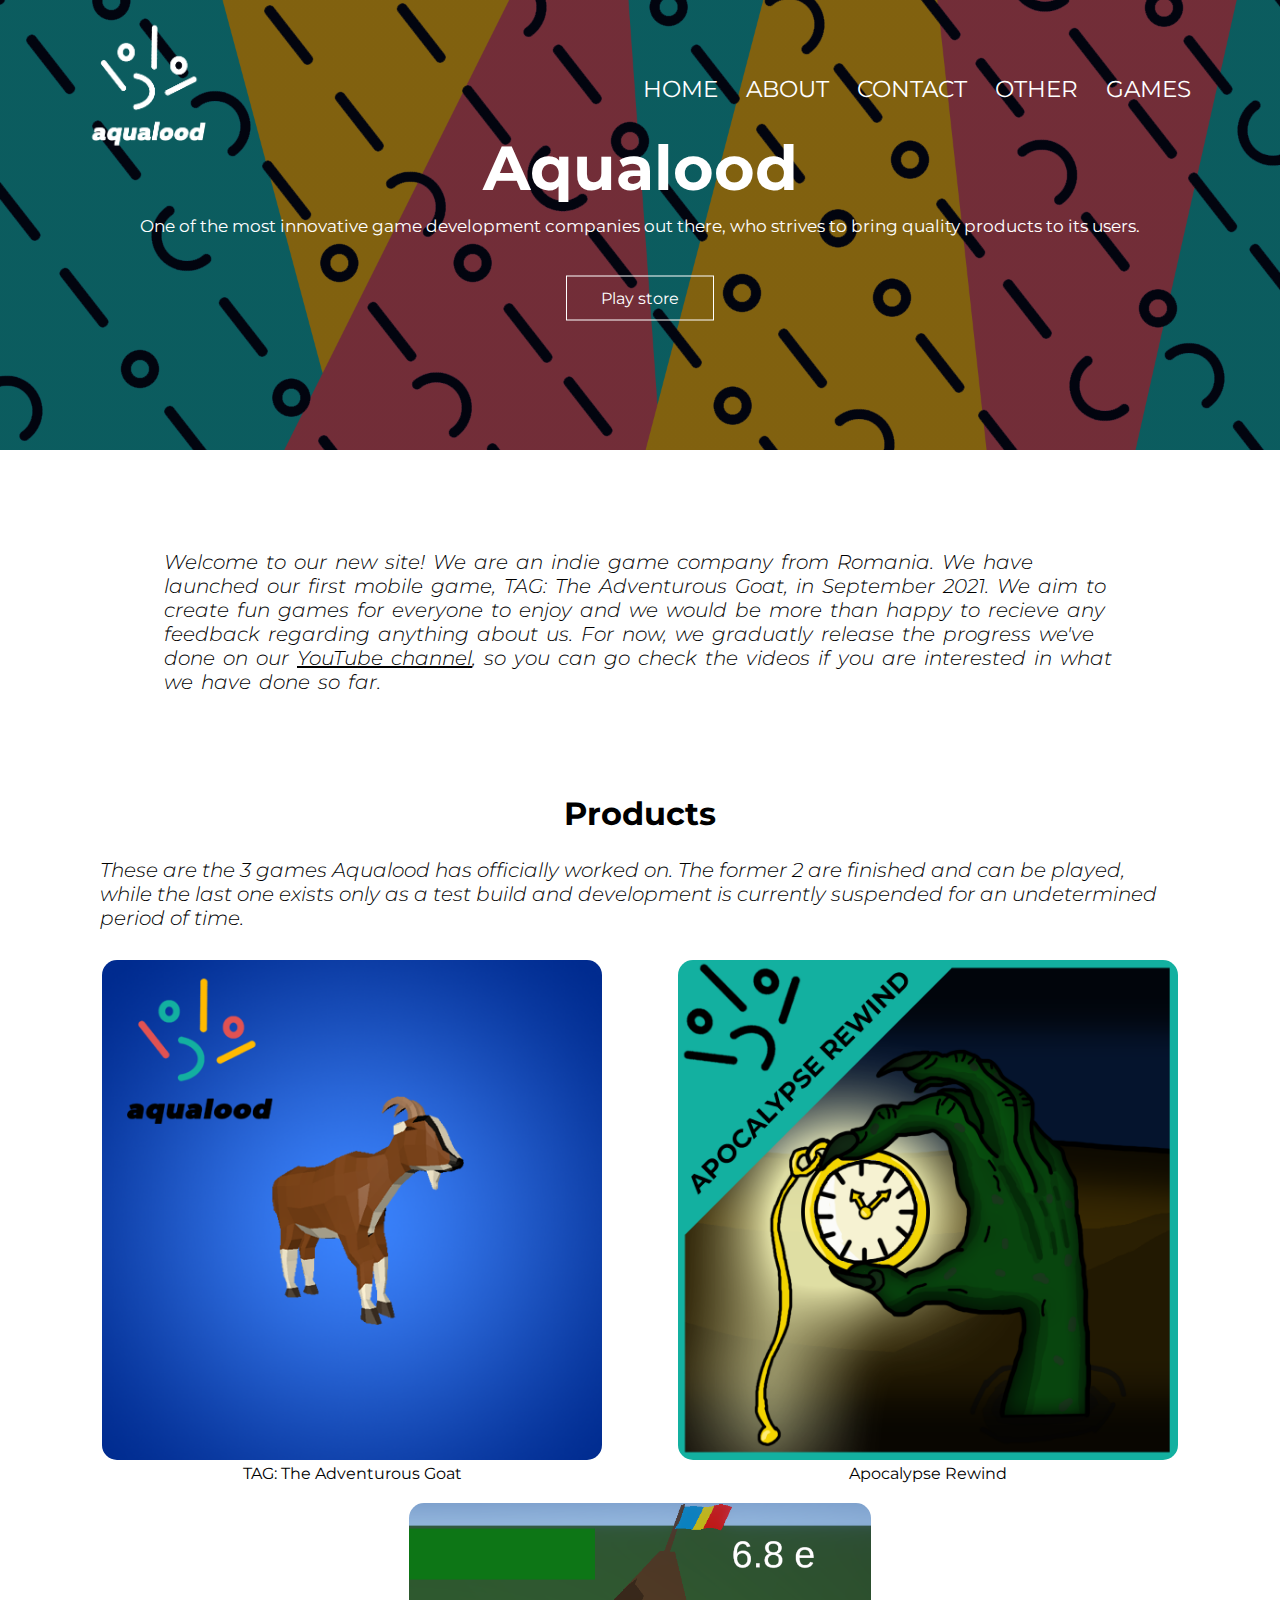
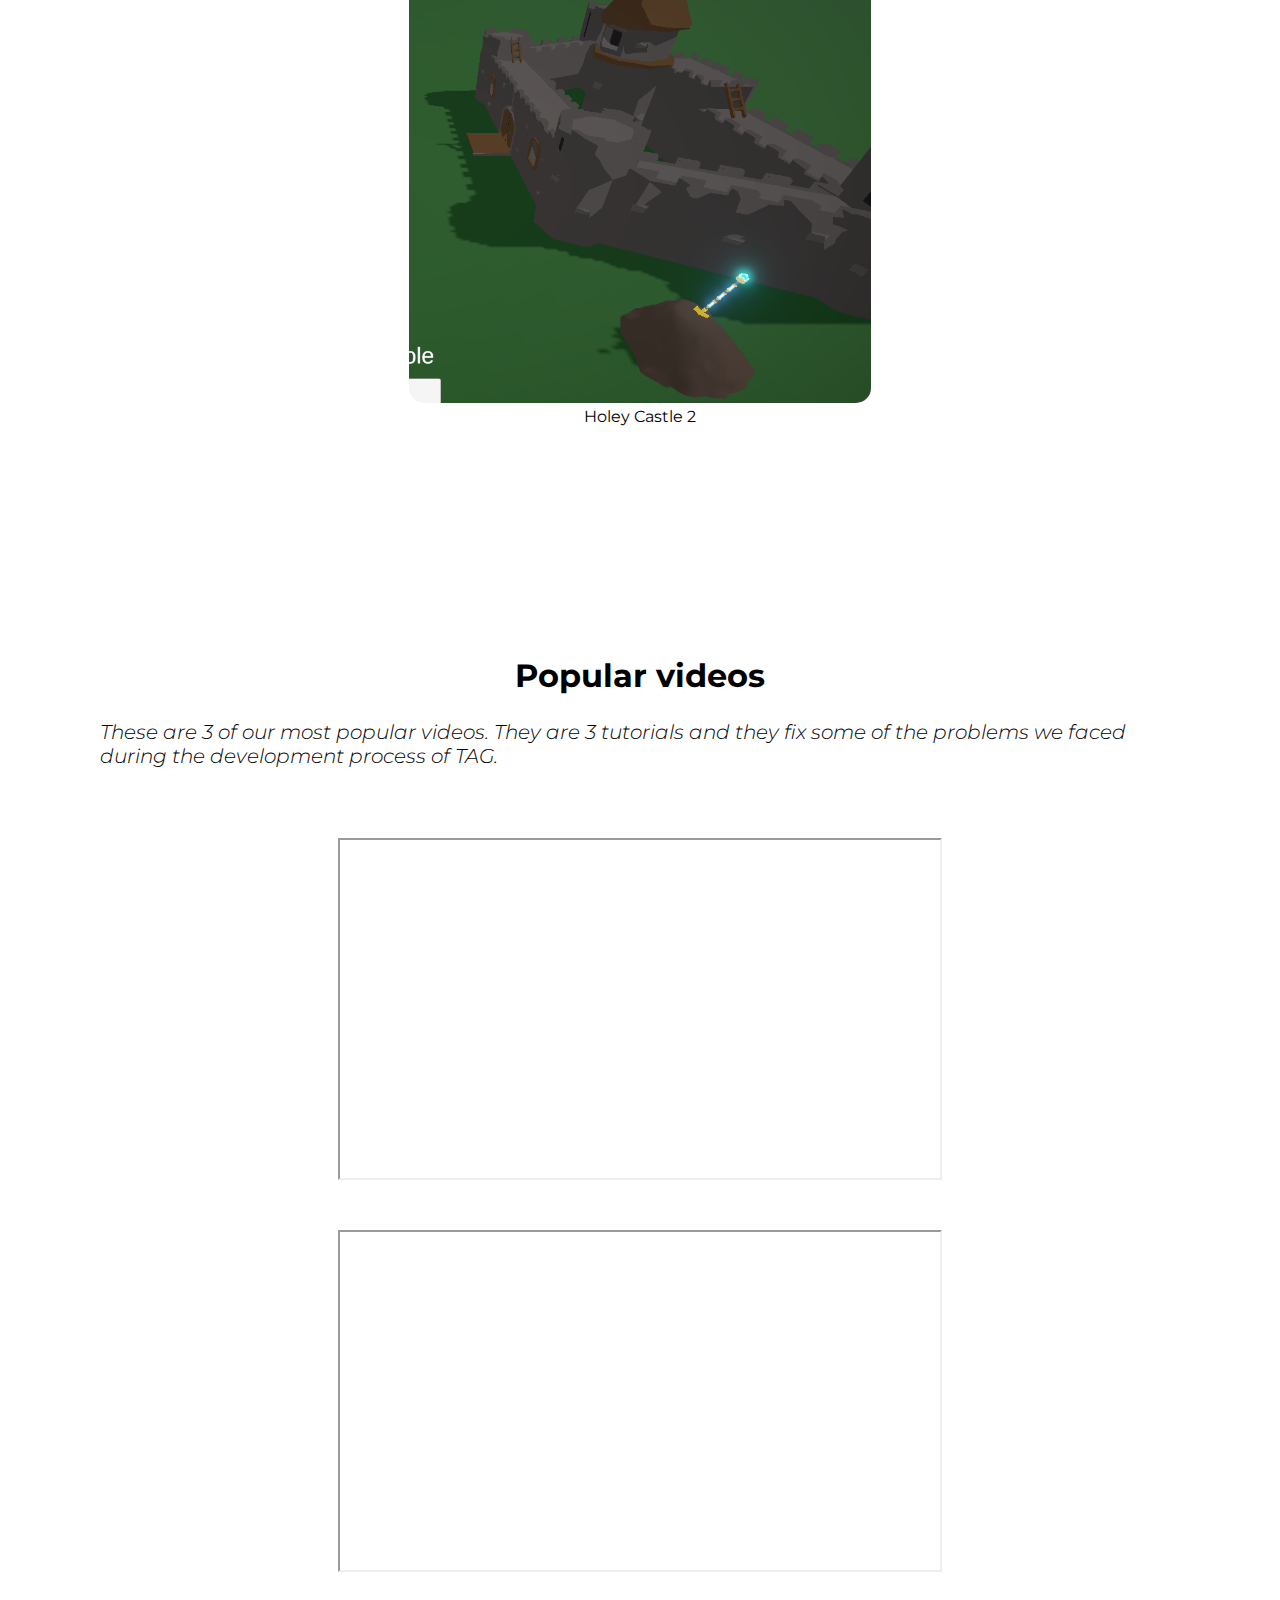
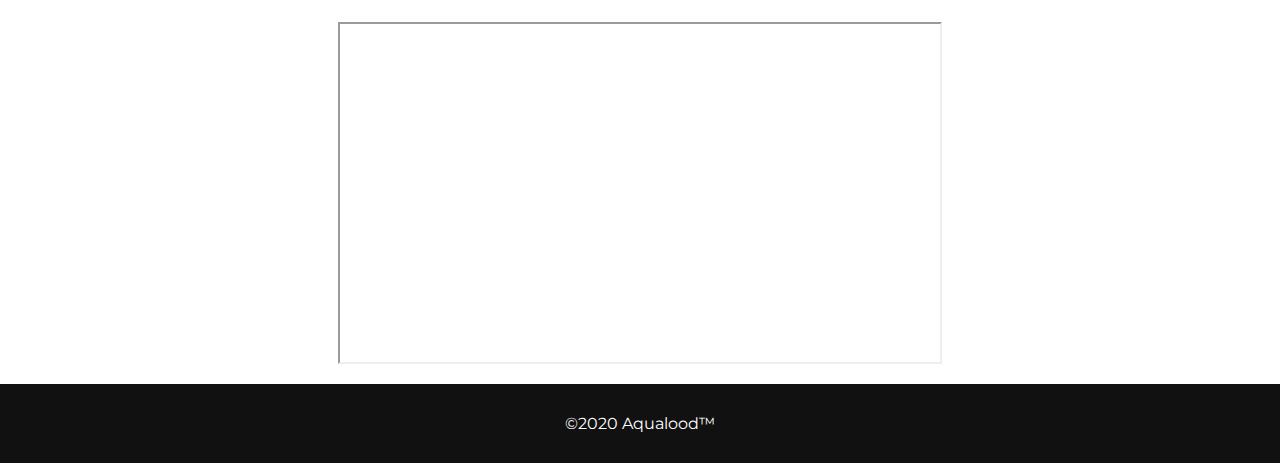
<file: index.html>
<!DOCTYPE html>
<html lang="en">
<head>
    <title>Aqualood</title>
    <meta charset="utf-8">
    <link rel="icon" href="images/Icon.png" type="image/png">
    <link href="https://fonts.googleapis.com/css2?family=Montserrat:ital,wght@0,800;1,300&display=swap" rel="stylesheet">
    <link rel="stylesheet" type="text/css" href="style.css">
</head>
<body>
    <header>
        <nav>
            <a href="index.html"><img src="images/LogoWhite.png" alt="Aqualood logo"></a>
            <ul class="nav-right">
                <li><div class="closeMenu" onclick="hideMenu()"><img src="images/MenuIcon.png" alt="Menu close icon"></div></li>
                <li><a href="index.html">HOME</a></li>
                <li><a href="about.html">ABOUT</a></li>
                <li><a href="contact.html">CONTACT</a></li>
                <li><a href="other.html">OTHER</a></li>
                <li class="dropdown">
                    <p>GAMES</p>
                    <div class="dropdown-content">
                        <a href="https://play.google.com/store/apps/details?id=com.Aqualood.TAG&hl=en&gl=US">TAG</a>
                        <a href="https://alexturculet.itch.io/apocalypse-rewind">APOCALYPSE REWIND</a>
                    </div>
                </li>
            </ul>
            <div class="openMenu" onclick="showMenu()"><img src="images/MenuIcon.png" alt="Menu open icon"></div>
        </nav>
        <div class="text-box">
            <h1>Aqualood</h1>
            <p>One of the most innovative game development companies out there, who strives to bring quality products to its users.</p>
            <a href="https://play.google.com/store/apps/dev?id=8812663740667647994&hl=en&gl=US">Play store</a>
        </div>
    </header>
    <main>
        <section class="desc">
            <p>Welcome to our new site! We are an indie game company from Romania. We have launched our first mobile game, TAG: The Adventurous Goat, in September 2021. We aim to create fun games for everyone to enjoy and we would be more than happy to recieve any feedback regarding anything about us. For now, we graduatly release the progress we've done on our <a href="https://www.youtube.com/channel/UCLutmfxG3yLYkZVwdt_eXpg?">YouTube channel</a>, so you can go check the videos if you are interested in what we have done so far.</p>
        </section>
        <div class="images">
            <h1>Products</h1>
            <p>These are the 3 games Aqualood has officially worked on. The former 2 are finished and can be played, while the last one exists only as a test build and development is currently suspended for an undetermined period of time.</p>
            <section>
                <figure>
                    <img src="images/goat2.png" alt="A picture of our magnific goat" class="transitionIMG">
                    <figcaption>TAG: The Adventurous Goat</figcaption>
                </figure>
                <figure>
                    <img src="images/ApocalypseRewindThumbnaiInstagraml.png" alt="Another picture of our magnific zombie">
                    <figcaption>Apocalypse Rewind</figcaption>
                </figure>
                <figure>
                    <img src="images/HoleyCastle.png" alt="Another picture of our magnific castle">
                    <figcaption>Holey Castle 2</figcaption>
                </figure>
            </section>
        </div>
        <div class="videos">
            <h1>Popular videos</h1>
            <p>These are 3 of our most popular videos. They are 3 tutorials and they fix some of the problems we faced during the development process of TAG.</p>
            <section>
                <iframe width="600" height="338" src="https://www.youtube.com/embed/SrqGlA9mpYw?si=EA5qYSpSQF9_di-O" title="YouTube video player" allow="accelerometer; autoplay; clipboard-write; encrypted-media; gyroscope; picture-in-picture; web-share" referrerpolicy="strict-origin-when-cross-origin" allowfullscreen></iframe>
                <iframe width="600" height="338" src="https://www.youtube.com/embed/AY2TpLobxa4?si=T34L-U30zfPrbfR3" title="YouTube video player" allow="accelerometer; autoplay; clipboard-write; encrypted-media; gyroscope; picture-in-picture; web-share" referrerpolicy="strict-origin-when-cross-origin" allowfullscreen></iframe>
                <iframe width="600" height="338" src="https://www.youtube.com/embed/ESMCZW4xRmo?si=2KfH92h_5_rxJtEP" title="YouTube video player" allow="accelerometer; autoplay; clipboard-write; encrypted-media; gyroscope; picture-in-picture; web-share" referrerpolicy="strict-origin-when-cross-origin" allowfullscreen></iframe>
            </section>
        </div>
    </main>
    <footer>
        <p>©2020 Aqualood™</p>
    </footer>
    <script>
        var nav = document.getElementsByClassName("nav-right")[0];

        function showMenu() {
            nav.style.display = "block";
            nav.style.right = "0px";
        }

        function hideMenu() {
            nav.style.display = "none";
            nav.style.right = "-200px";
        }

        function myFunction(x) {
            if (x.matches) { // If media query matches
                hideMenu();
            } else {
                showMenu();
            }
        }

        // Create a MediaQueryList object
        var x = window.matchMedia("(max-width: 1000px)")

        // Call listener function at run time
        myFunction(x);

        // Attach listener function on state changes
        x.addEventListener("change", function() {
            myFunction(x);
        });
    </script>
</body>
</html>
</file>
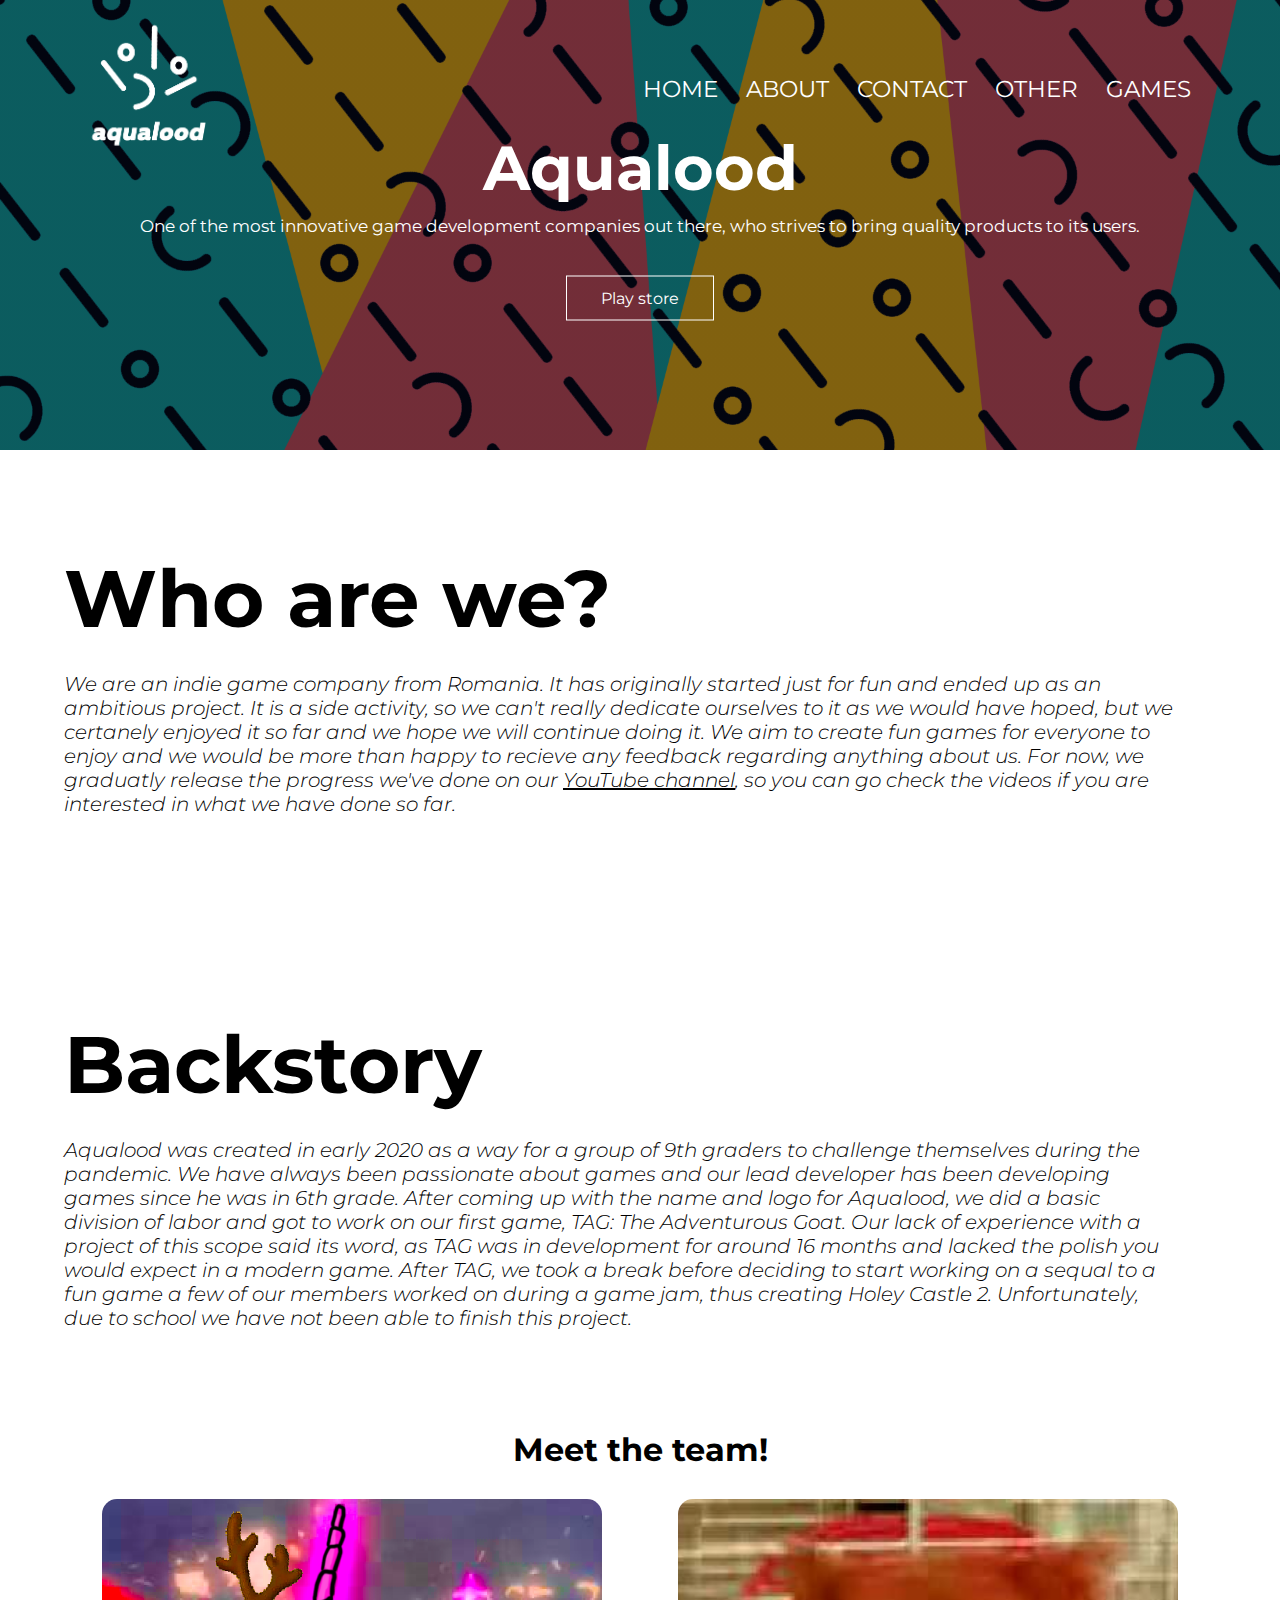
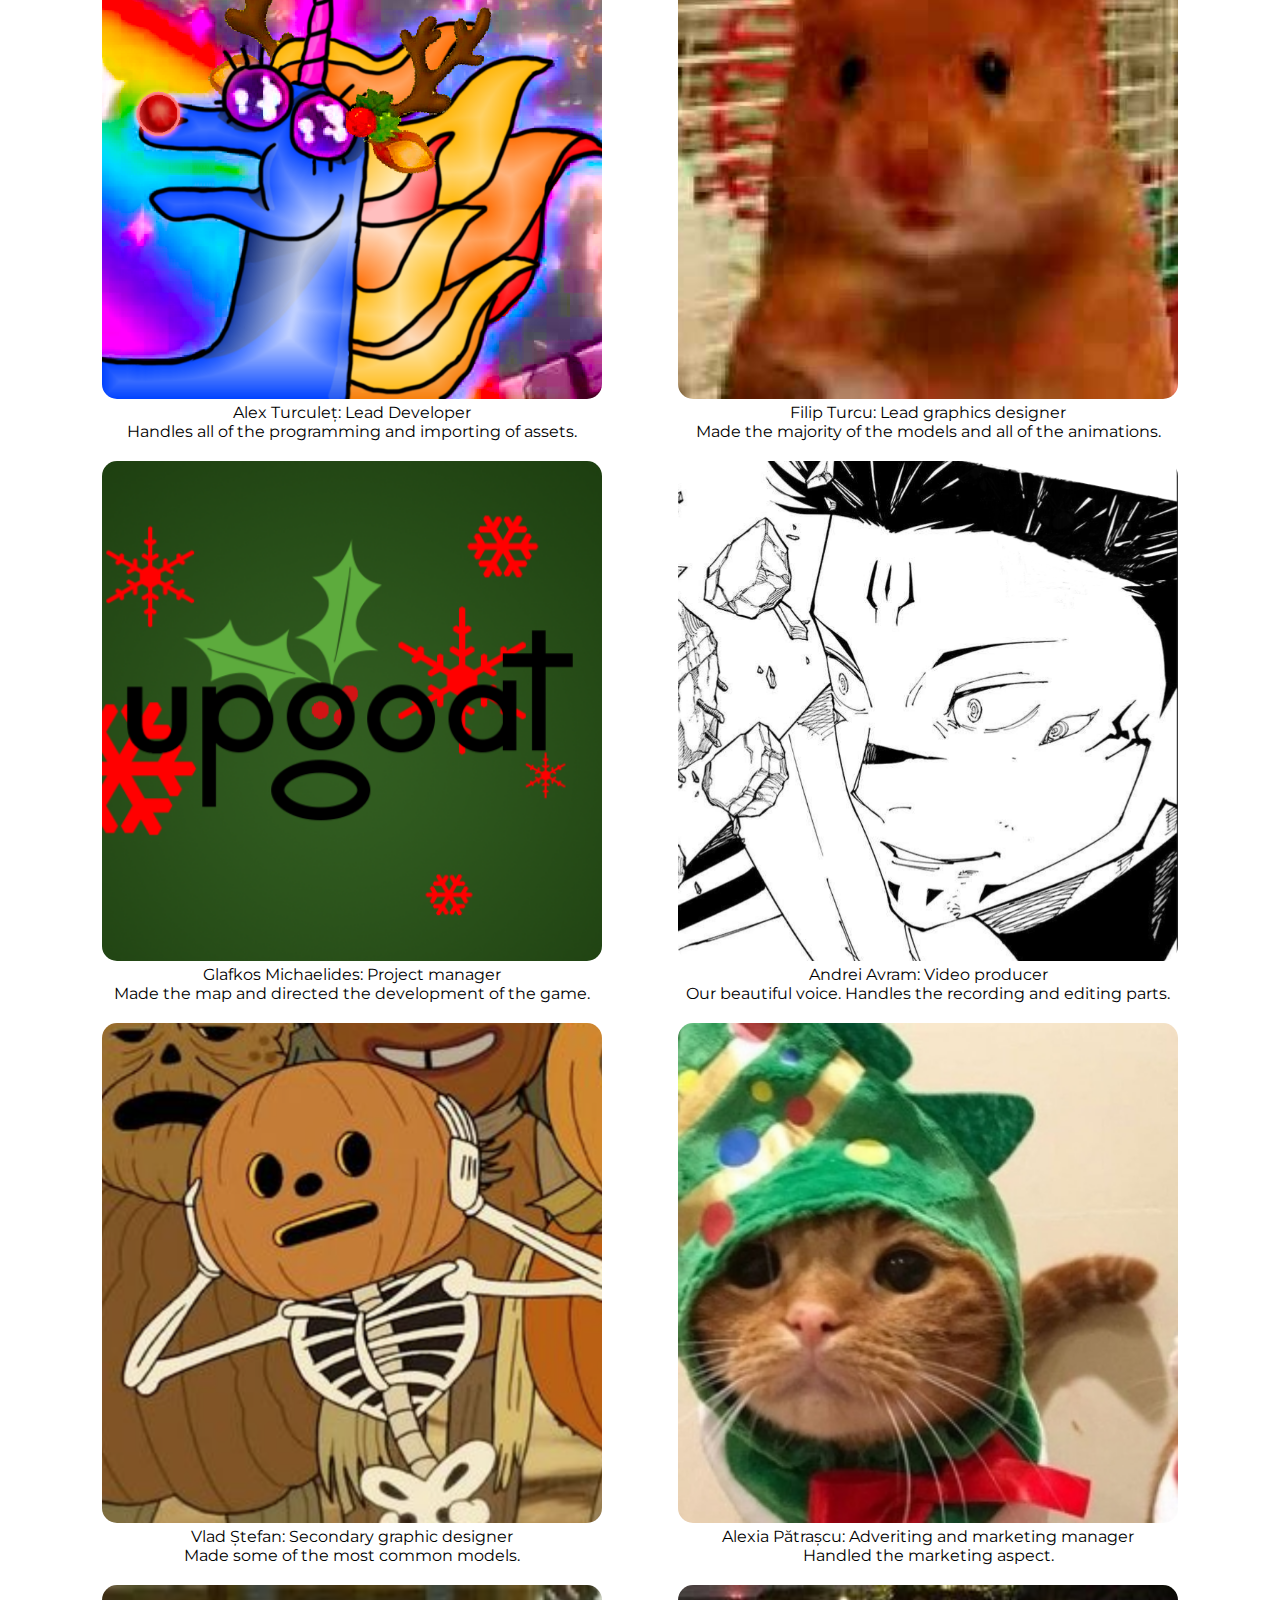
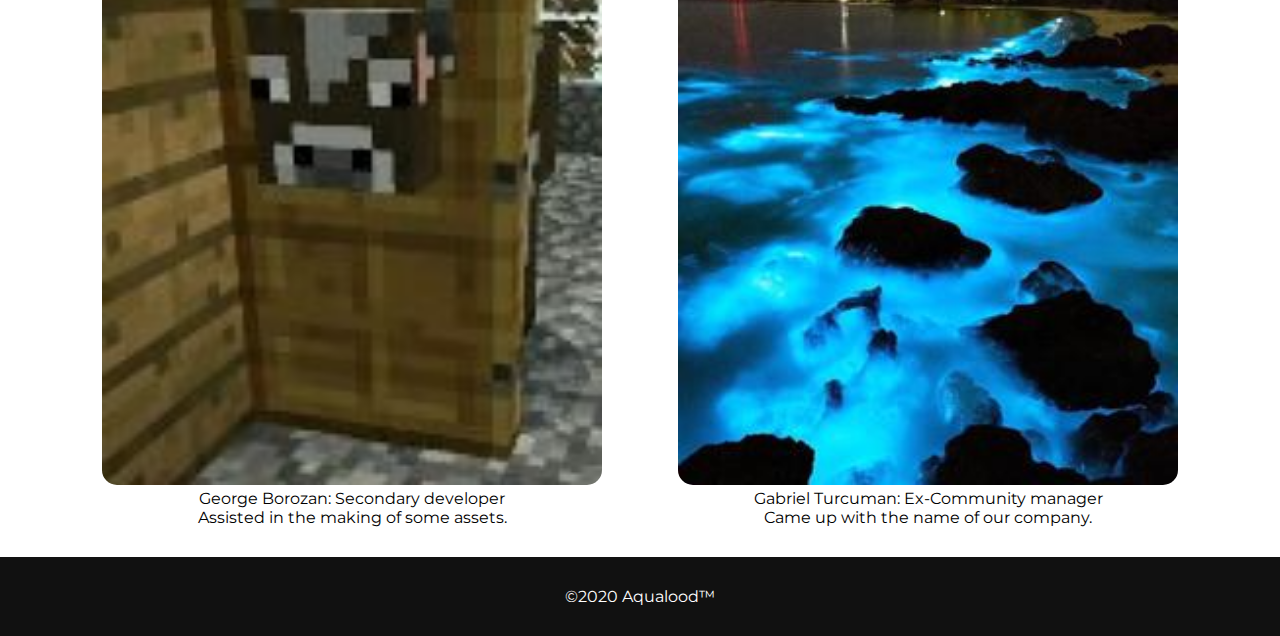
<file: about.html>
<!DOCTYPE html>
<html lang="en">
<head>
    <title>About Aqualood</title>
    <meta charset="utf-8">
    <link rel="icon" href="images/Icon.png" type="image/png">
    <link href="https://fonts.googleapis.com/css2?family=Montserrat:ital,wght@0,800;1,300&display=swap" rel="stylesheet">
    <link rel="stylesheet" type="text/css" href="style.css">
</head>
<body>
    <header>
        <nav>
            <a href="index.html"><img src="images/LogoWhite.png" alt="Aqualood logo"></a>
            <ul class="nav-right">
                <li><div class="closeMenu" onclick="hideMenu()"><img src="images/MenuIcon.png" alt="Menu close icon"></div></li>
                <li><a href="index.html">HOME</a></li>
                <li><a href="about.html">ABOUT</a></li>
                <li><a href="contact.html">CONTACT</a></li>
                <li><a href="other.html">OTHER</a></li>
                <li class="dropdown">
                    <p>GAMES</p>
                    <div class="dropdown-content">
                        <a href="https://play.google.com/store/apps/details?id=com.Aqualood.TAG&hl=en&gl=US">TAG</a>
                        <a href="https://alexturculet.itch.io/apocalypse-rewind">APOCALYPSE REWIND</a>
                    </div>
                </li>
            </ul>
            <div class="openMenu" onclick="showMenu()"><img src="images/MenuIcon.png" alt="Menu open icon"></div>
        </nav>
        <div class="text-box">
            <h1>Aqualood</h1>
            <p>One of the most innovative game development companies out there, who strives to bring quality products to its users.</p>
            <a href="https://play.google.com/store/apps/dev?id=8812663740667647994&hl=en&gl=US">Play store</a>
        </div>
    </header>
    <main>
        <section class="story">
            <h1>
                Who are we?
            </h1>
            <p>We are an indie game company from Romania. It has originally started just for fun and ended up as an ambitious project. It is a side activity, so we can't really dedicate ourselves to it as we would have hoped, but we certanely enjoyed it so far and we hope we will continue doing it. We aim to create fun games for everyone to enjoy and we would be more than happy to recieve any feedback regarding anything about us. For now, we graduatly release the progress we've done on our <a href="https://www.youtube.com/channel/UCLutmfxG3yLYkZVwdt_eXpg?">YouTube channel</a>, so you can go check the videos if you are interested in what we have done so far.</p>
        </section>
        <section class="story">
            <h1>
                Backstory
            </h1>
            <p>Aqualood was created in early 2020 as a way for a group of 9th graders to challenge themselves during the pandemic. We have always been passionate about games and our lead developer has been developing games since he was in 6th grade. After coming up with the name and logo for Aqualood, we did a basic division of labor and got to work on our first game, TAG: The Adventurous Goat. Our lack of experience with a project of this scope said its word, as TAG was in development for around 16 months and lacked the polish you would expect in a modern game. After TAG, we took a break before deciding to start working on a sequal to a fun game a few of our members worked on during a game jam, thus creating Holey Castle 2. Unfortunately, due to school we have not been able to finish this project.</p>
        </section>
        <div class="images">
            <h1>Meet the team!</h1>
            <section>
                <figure>
                    <img src="images/alex.png" alt="A picture of our magnific developer">
                    <figcaption>Alex Turculeț: Lead Developer<br>Handles all of the programming and importing of assets.</figcaption>
                </figure>
                <figure>
                    <img src="images/filip.png" alt="Another picture of our magnific 3d artist">
                    <figcaption>Filip Turcu: Lead graphics designer<br>Made the majority of the models and all of the animations.</figcaption>
                </figure>
                <figure>
                    <img src="images/glaf.png" alt="A picture of our magnific manager">
                    <figcaption>Glafkos Michaelides: Project manager<br>Made the map and directed the development of the game.</figcaption>
                </figure>
                <figure>
                    <img src="images/andrei.png" alt="A picture of our magnific video producer">
                    <figcaption>Andrei Avram: Video producer<br>Our beautiful voice. Handles the recording and editing parts.</figcaption>
                </figure>
                <figure>
                    <img src="images/vladutz.png" alt="A picture of our magnific junior graphic designer">
                    <figcaption>Vlad Ștefan: Secondary graphic designer<br>Made some of the most common models.</figcaption>
                </figure>
                <figure>
                    <img src="images/alexia.jfif" alt="A picture of our magnific marketing manager">
                    <figcaption>Alexia Pătrașcu: Adveriting and marketing manager<br>Handled the marketing aspect.</figcaption>
                </figure>
                <figure>
                    <img src="images/geo.png" alt="A picture of our magnific secondary developer">
                    <figcaption>George Borozan: Secondary developer<br>Assisted in the making of some assets.</figcaption>
                </figure>
                <figure>
                    <img src="images/gabi.jfif" alt="A picture of our magnific ex-community manager">
                    <figcaption>Gabriel Turcuman: Ex-Community manager<br>Came up with the name of our company.</figcaption>
                </figure>
            </section>
        </div>
    </main>
    <footer>
        <p>©2020 Aqualood™</p>
    </footer>
    <script>
        var nav = document.getElementsByClassName("nav-right")[0];

        function showMenu() {
            nav.style.display = "block";
            nav.style.right = "0px";
        }

        function hideMenu() {
            nav.style.display = "none";
            nav.style.right = "-200px";
        }

        function myFunction(x) {
            if (x.matches) { // If media query matches
                hideMenu();
            } else {
                showMenu();
            }
        }

        // Create a MediaQueryList object
        var x = window.matchMedia("(max-width: 1000px)")

        // Call listener function at run time
        myFunction(x);

        // Attach listener function on state changes
        x.addEventListener("change", function() {
            myFunction(x);
        });
    </script>
</body>
</html>
</file>
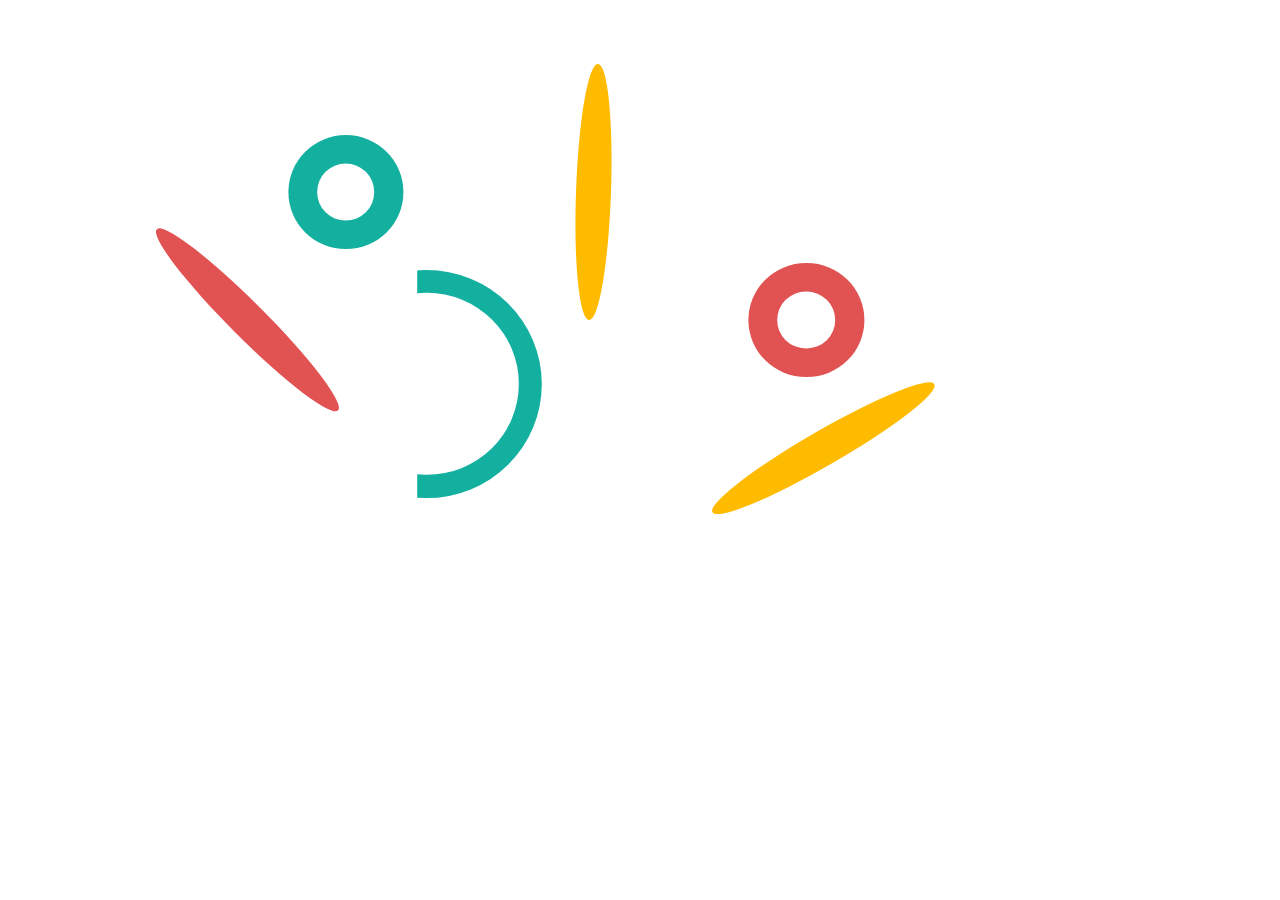
<file: contact.html>
<!DOCTYPE html>
<html lang="en">
<head>
    <title>Contact Aqualood</title>
    <meta charset="utf-8">
    <link rel="icon" href="images/Icon.png" type="image/png">
    <link href="https://fonts.googleapis.com/css2?family=Montserrat:ital,wght@0,800;1,300&display=swap" rel="stylesheet">
    <link rel="stylesheet" type="text/css" href="style.css">
</head>
<body>
    <div class="animationBackground">
        <div class="container">
            <div class="curvedLine"><div class="circleHole2"><div class="squareCover"></div></div></div>
            <div class="circle1"><div class="circleHole"></div></div>
            <div class="circle2"><div class="circleHole"></div></div>
            <div class="line1"></div>
            <div class="line2"></div>
            <div class="line3"></div>
            <p class="Aqua"> AQUA</p>
        </div>
    </div>
    <header>
        <nav>
            <a href="index.html"><img src="images/LogoWhite.png" alt="Aqualood logo"></a>
            <ul class="nav-right">
                <li><div class="closeMenu" onclick="hideMenu()"><img src="images/MenuIcon.png" alt="Menu close icon"></div></li>
                <li><a href="index.html">HOME</a></li>
                <li><a href="about.html">ABOUT</a></li>
                <li><a href="contact.html">CONTACT</a></li>
                <li><a href="other.html">OTHER</a></li>
                <li class="dropdown">
                    <p>GAMES</p>
                    <div class="dropdown-content">
                        <a href="https://play.google.com/store/apps/details?id=com.Aqualood.TAG&hl=en&gl=US">TAG</a>
                        <a href="https://alexturculet.itch.io/apocalypse-rewind">APOCALYPSE REWIND</a>
                    </div>
                </li>
            </ul>
            <div class="openMenu" onclick="showMenu()"><img src="images/MenuIcon.png" alt="Menu open icon"></div>
        </nav>
        <div class="text-box">
            <h1>Aqualood</h1>
            <p>One of the most innovative game development companies out there, who strives to bring quality products to its users.</p>
            <a href="https://play.google.com/store/apps/dev?id=8812663740667647994&hl=en&gl=US">Play store</a>
        </div>
    </header>
    <main>
        <section class="desc">
            <p>For any inquiries, please contact us at <a href="mailto:aqualood@gmail.com">aqualood@gmail.com</a>.</p>
            <p>Stay up to date with our work by following our <a href="https://twitter.com/aqualood">Twitter acount</a> and our <a href="https://www.instagram.com/aqualood/">Instagram account</a>.</p>
            <p>Check out the high quality videos on our <a href="https://www.youtube.com/channel/UCLutmfxG3yLYkZVwdt_eXpg?view_as=subscriber"> Youtube channel</a>.</p>
            <p>Join our <a href="https://discord.gg/7SkscSQ">Discord server</a> to talk to us.</p>
        </section>
        
    </main>
    <footer>
        <p>©2020 Aqualood™</p>
    </footer>
    <script>
        var nav = document.getElementsByClassName("nav-right")[0];

        function showMenu() {
            nav.style.display = "block";
            nav.style.right = "0px";
        }

        function hideMenu() {
            nav.style.display = "none";
            nav.style.right = "-200px";
        }

        function myFunction(x) {
            if (x.matches) { // If media query matches
                hideMenu();
            } else {
                showMenu();
            }
        }

        // Create a MediaQueryList object
        var x = window.matchMedia("(max-width: 1000px)")

        // Call listener function at run time
        myFunction(x);

        // Attach listener function on state changes
        x.addEventListener("change", function() {
            myFunction(x);
        });

        var animation = document.getElementsByClassName("animationBackground")[0];

        async function test() {
            await new Promise(resolve => setTimeout(resolve, 2000));
            animation.style.display = "none";
        }

        test();
    </script>
</body>
</html>
</file>
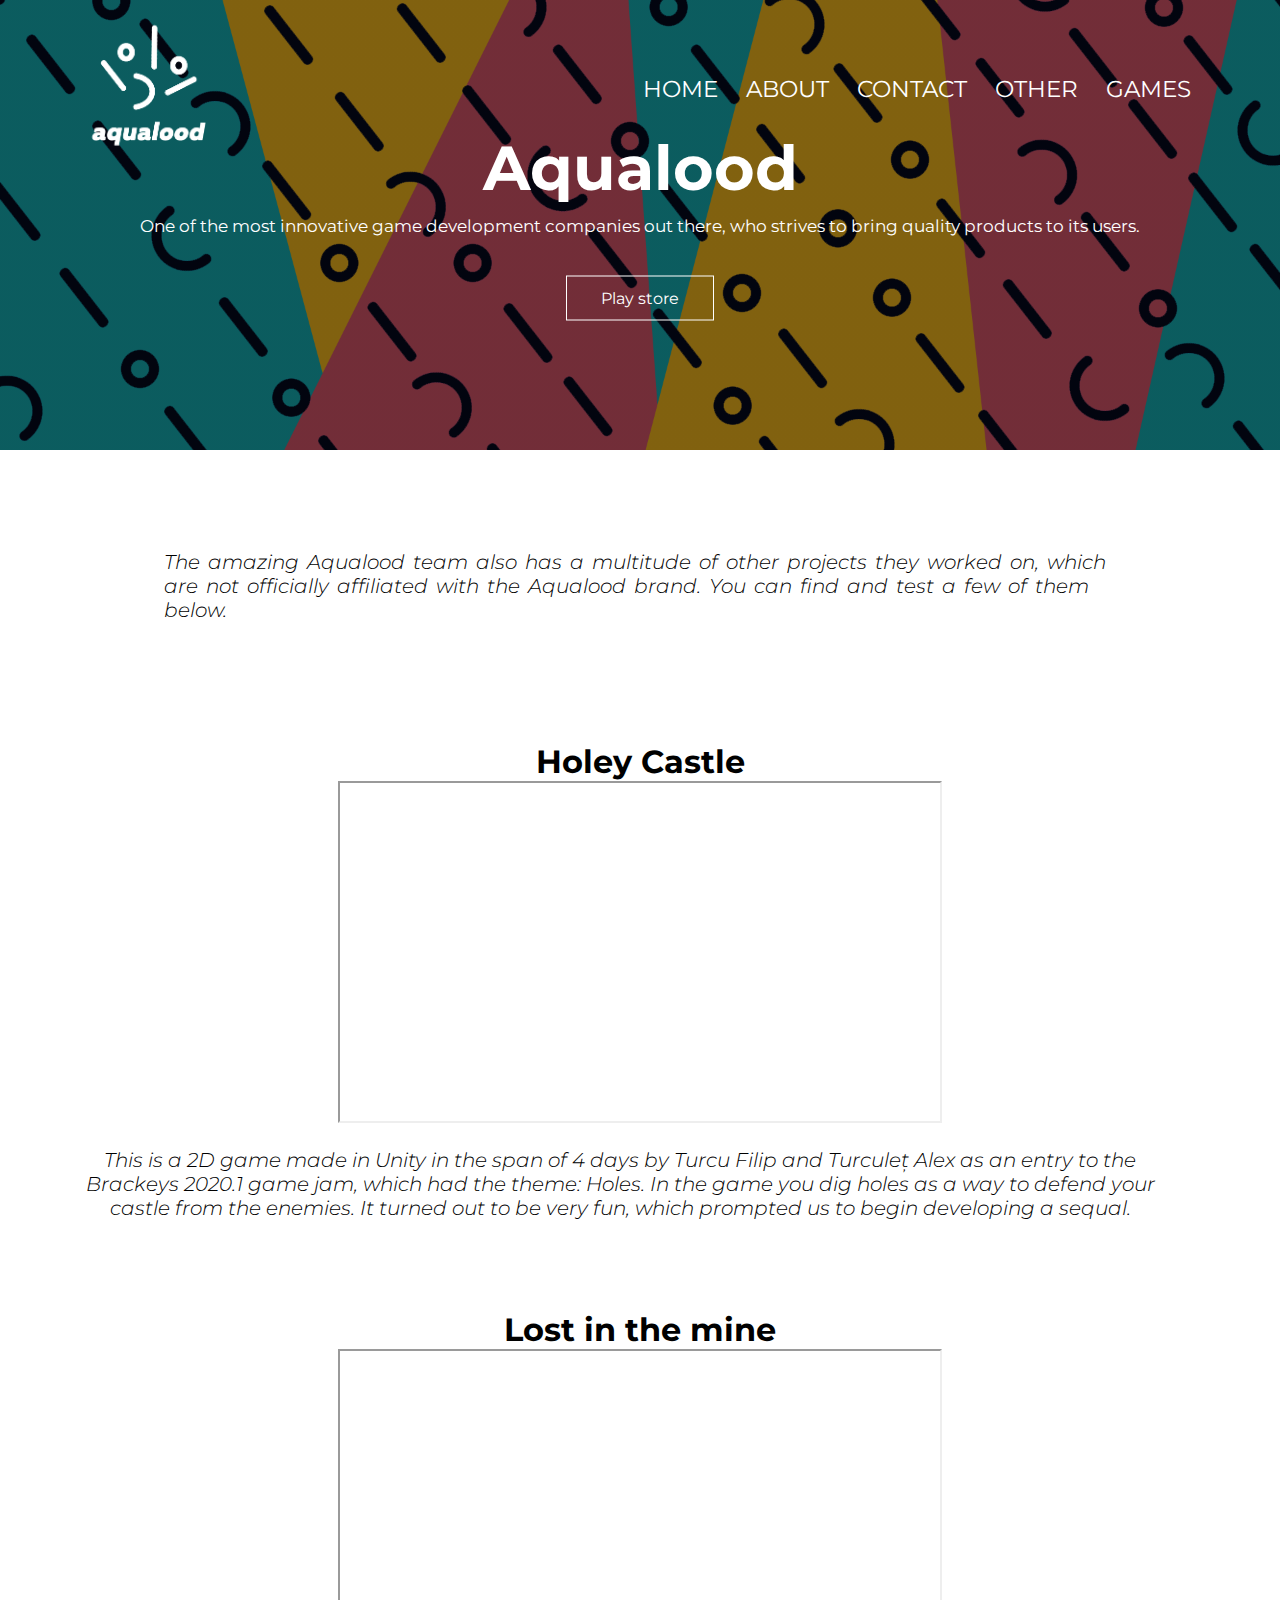
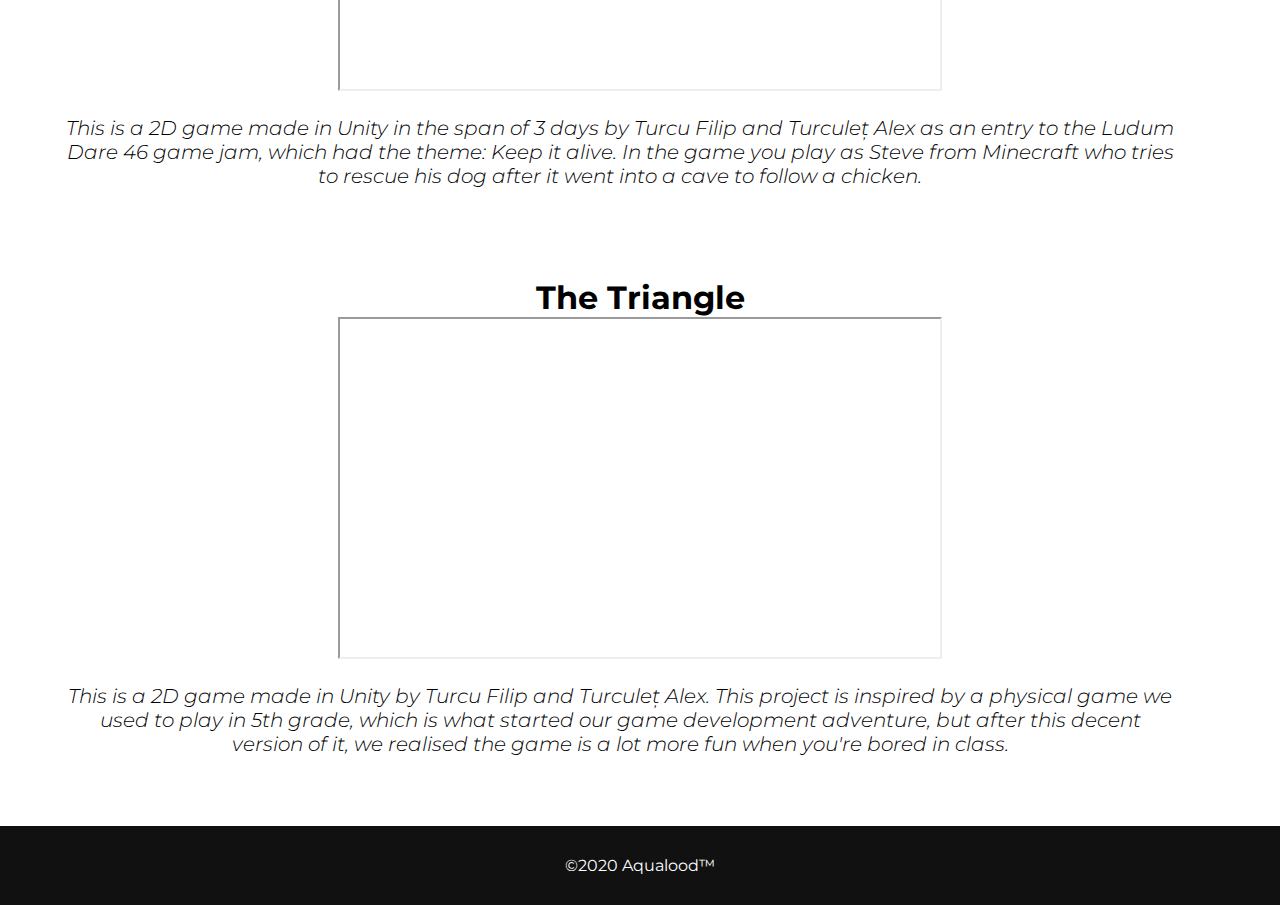
<file: other.html>
<!DOCTYPE html>
<html lang="en">
<head>
    <title>Other Aqualood</title>
    <meta charset="utf-8">
    <link rel="icon" href="images/Icon.png" type="image/png">
    <link href="https://fonts.googleapis.com/css2?family=Montserrat:ital,wght@0,800;1,300&display=swap" rel="stylesheet">
    <link rel="stylesheet" type="text/css" href="style.css">
</head>
<body>
    <header>
        <nav>
            <a href="index.html"><img src="images/LogoWhite.png" alt="Aqualood logo"></a>
            <ul class="nav-right">
                <li><div class="closeMenu" onclick="hideMenu()"><img src="images/MenuIcon.png" alt="Menu close icon"></div></li>
                <li><a href="index.html">HOME</a></li>
                <li><a href="about.html">ABOUT</a></li>
                <li><a href="contact.html">CONTACT</a></li>
                <li><a href="other.html">OTHER</a></li>
                <li class="dropdown">
                    <p>GAMES</p>
                    <div class="dropdown-content">
                        <a href="https://play.google.com/store/apps/details?id=com.Aqualood.TAG&hl=en&gl=US">TAG</a>
                        <a href="https://alexturculet.itch.io/apocalypse-rewind">APOCALYPSE REWIND</a>
                    </div>
                </li>
            </ul>
            <div class="openMenu" onclick="showMenu()"><img src="images/MenuIcon.png" alt="Menu open icon"></div>
        </nav>
        <div class="text-box">
            <h1>Aqualood</h1>
            <p>One of the most innovative game development companies out there, who strives to bring quality products to its users.</p>
            <a href="https://play.google.com/store/apps/dev?id=8812663740667647994&hl=en&gl=US">Play store</a>
        </div>
    </header>
    <main>
        <section class="desc">
            <p>The amazing Aqualood team also has a multitude of other projects they worked on, which are not officially affiliated with the Aqualood brand. You can find and test a few of them below.</p>
        </section>

        <section class="game">
            <h1>Holey Castle</h1>
            <iframe src="https://itch.io/embed-upload/2016534?color=333333" allowfullscreen="" width="600" height="338"></iframe>
            <p>This is a 2D game made in Unity in the span of 4 days by Turcu Filip and Turculeț Alex as an entry to the Brackeys 2020.1 game jam, which had the theme: Holes. In the game you dig holes as a way to defend your castle from the enemies. It turned out to be very fun, which prompted us to begin developing a sequal.</p>
        </section>

        <section class="game">
            <h1>Lost in the mine</h1>
            <iframe src="https://itch.io/embed-upload/2158565?color=333333" allowfullscreen="" width="600" height="338"></iframe>
            <p>This is a 2D game made in Unity in the span of 3 days by Turcu Filip and Turculeț Alex as an entry to the Ludum Dare 46 game jam, which had the theme: Keep it alive. In the game you play as Steve from Minecraft who tries to rescue his dog after it went into a cave to follow a chicken.</p>
        </section>

        <section class="game">
            <h1>The Triangle</h1>
            <iframe src="https://itch.io/embed-upload/1994693?color=333333" allowfullscreen="" width="600" height="338"></iframe>
            <p>This is a 2D game made in Unity by Turcu Filip and Turculeț Alex. This project is inspired by a physical game we used to play in 5th grade, which is what started our game development adventure, but after this decent version of it, we realised the game is a lot more fun when you're bored in class.</p>
        </section>
    </main>
    <footer>
        <p>©2020 Aqualood™</p>
    </footer>
    <script>
        var nav = document.getElementsByClassName("nav-right")[0];

        function showMenu() {
            nav.style.display = "block";
            nav.style.right = "0px";
        }

        function hideMenu() {
            nav.style.display = "none";
            nav.style.right = "-200px";
        }

        function myFunction(x) {
            if (x.matches) { // If media query matches
                hideMenu();
            } else {
                showMenu();
            }
        }

        // Create a MediaQueryList object
        var x = window.matchMedia("(max-width: 1000px)")

        // Call listener function at run time
        myFunction(x);

        // Attach listener function on state changes
        x.addEventListener("change", function() {
            myFunction(x);
        });
    </script>
</body>
</html>
</file>
<file: style.css>
:root{
    --aqualood-blue: rgb(19, 176, 160);
    --aqualood-red: rgb(225, 82, 82);
    --aqualood-yellow: rgb(255, 187, 0);
    --background-color: #ffffff;
}

*{
    margin: 0px;
    padding: 0px;
}

body{
    background-color: #111;
    font-family: 'Montserrat', sans-serif;
    overflow-x: hidden;
}

main{
    background-color: var(--background-color);
}

header{
    min-height: 50vh;
    width: 100%;
    background-position: center;
    background-size: cover;
    position: relative;
}

nav{
    display: flex;
    padding: 1% 6%;
    justify-content: space-between;
    align-items: center;
}

nav a img{
    width: 150px;
}

.nav-right{
    flex: 1;
    text-align: right;
    right: 0px;
    transition: 0.5s;
    display: block;
}

.nav-right li{
    list-style: none;
    display: inline-block;
    padding: 8px 12px;
    position: relative;
}

.nav-right li a{
    color: #fff;
    text-decoration: none;
    font-size: 23px;
}

.nav-right li a::after{
    content: '';
    width: 0%;
    height: 2px;
    background: var(--aqualood-red);
    display: block;
    margin: auto;
    transition: 0.3s;
}

.nav-right li a:hover::after{
    width: 100%;
}

.text-box{
    width: 90%;
    color:#fff;
    position: absolute;
    top: 50%;
    left: 50%;
    transform: translate(-50%, -50%);
    text-align: center;
}

.text-box h1{
    font-size: 62px;
}

.text-box p{
    margin: 10px 0 40px;
    font-size: 17px;
}

.text-box a{
    display: inline-block;
    text-decoration: none;
    color: #fff;
    border: 1px solid #fff;
    padding: 12px 34px;
    font-size: 16px;
    background: transparent;
    position: relative;
    cursor: pointer;
    transition: 0.5s;
}

.text-box a:hover{
    border: 1px solid var(--aqualood-blue);
    background: var(--aqualood-blue);
    transition: 0.5s;
}

main{
    width: 100%;
    display: flex;
    justify-content: center;
    align-items: center;
    flex-direction: column;

}

footer{
    color: #fff;
    text-align: center;
    padding: 30px;
    background: #111;
}

.closeMenu{
    display: none;
}
.openMenu{
    display: none;
}


section{
    width: 90%;
    background-color: rgb(255, 255, 255);
    display: flex;
    flex-wrap: wrap;
    flex-direction: row;
    justify-content: space-around;
    padding: 20px;
}

section figure{
    margin: 10px;
}

section figure img{
    height: 500px;
    border-radius: 15px;
}

/*Description*/
.desc{
    padding: 100px 0 100px 0;
    display: flex;
    flex-direction: column;
    word-spacing: 3px;
}

.desc p{
    margin: 0 100px;
    margin-top: 25px;
    color: rgb(0, 0, 0);
    font-weight: 300;
    font-style: italic;
    font-size: 20px;
}

.desc p a{
    text-decoration: underline;
    color: rgb(0, 0, 0);
}

.desc p:first-child{
    margin-top: 0px;
}


.images{
    width: 100%;
    display: flex;
    justify-content: center;
    align-items: center;
    flex-direction: column;
}

.images p{
    margin: 0 100px;
    margin-top: 25px;
    color: rgb(0, 0, 0);
    font-weight: 300;
    font-style: italic;
    font-size: 20px;
}

.videos{
    margin-top: 200px;
    width: 100%;
    display: flex;
    justify-content: center;
    align-items: center;
    flex-direction: column;
}

.videos p{
    margin: 0 100px;
    margin-top: 25px;
    color: rgb(0, 0, 0);
    font-weight: 300;
    font-style: italic;
    font-size: 20px;
}

.videos section iframe{
    margin-top: 50px;
}

figure{
    text-align: center;
}



.dropdown:hover {
    background-color: var(--aqualood-yellow);
}

.dropdown:hover .dropdown-content {
    display: block;
}
.dropdown-content {
    display: none;
    position: absolute;
    background-color: var(--aqualood-yellow);
    min-width: 100px;
    z-index: 1;
    right:0;
}

.dropdown{
    color: #fff;
    text-decoration: none;
    font-size: 23px;
    cursor: pointer;
}

.dropdown-content a {
    color: black;
    padding: 12px 16px;
    text-decoration: none;
    display: block;
    text-decoration: none;
    color: #fff;
    font-size: 15px;
    display: inline-block;
    position: relative;
}

.dropdown:hover .dropdown-content {
    display: block;
}

.dropdown-content a::after {
    content: '';
    width: 0;
    height: 2px;
    background: #d5e6fb;
    display: block;
    margin: auto;
    transition: 0.5s;
}

.dropdown-content a:hover::after {
    width: 0%;
}


.text-box{
    display: none;
}
header{
    background-image: linear-gradient(rgba(4, 9, 30, 0.1), rgba(4, 9, 30, 0.1)), url(images/Banner4.png);
}

header:hover .text-box{
    display: block;
}

header:hover{
    background-image: linear-gradient(rgba(4, 9, 30, 0.5), rgba(4, 9, 30, 0.5)), url(images/Banner5.png);
}


.story {
    color: black;
    font-size: 40px;
    display: flex;
    flex-direction: column;
    padding: 100px 0 100px 0;
    margin-left: 100px;
    margin-right: 100px;
}

.story p{
    color: rgb(0, 0, 0);
    font-weight: 300;
    font-style: italic;
    font-size: 20px;
    text-align: left;
    margin-top: 25px;
    color: rgb(0, 0, 0);
    font-weight: 300;
    font-style: italic;
    font-size: 20px;
    margin-right: 40px;
}

.story p a{
    text-decoration: underline;
    color: rgb(0, 0, 0);
}




.game{
    display: flex;
    flex-direction: column;
    align-items: center;
}
.game p{
    color: rgb(0, 0, 0);
    font-weight: 300;
    font-style: italic;
    font-size: 20px;
    text-align: center;
    margin-top: 25px;
    color: rgb(0, 0, 0);
    font-weight: 300;
    font-style: italic;
    font-size: 20px;
    margin-right: 40px;
    margin-bottom: 50px;
}



.circle1{
    width: 10%;
    height: 17.8%;
    background-color: var(--aqualood-red);
    border-radius: 50%;
    position: absolute;
    top: 50%;
    left: 70%;
    transform: translate(-50%, -50%);
    animation: assemble5 2s 1;
}

.circle2{
    width: 10%;
    height: 17.8%;
    background-color: var(--aqualood-blue);
    border-radius: 50%;
    position: absolute;
    top: 30%;
    left: 30%;
    transform: translate(-50%, -50%);
    animation: assemble4 2s 1;
}

.circleHole{
    width: 50%;
    height: 50%;
    background-color: var(--background-color);
    border-radius: 50%;
    transform: translate(50%, 50%);
}

.line1{
    width: 3%;
    height: 40%;
    border-radius: 50%;
    background-color: var(--aqualood-yellow);
    position: absolute;
    top:10%;
    left: 50%;
    transform: rotateZ(2deg);
    animation: assemble 2s 1;
}

.line2{
    width: 3%;
    height: 40%;
    border-radius: 50%;
    background-color: var(--aqualood-yellow);
    position: absolute;
    top: 50%;
    left: 70%;
    transform: rotateZ(60deg);
    animation: assemble3 2s 1;
}

.line3{
    width: 3%;
    height: 40%;
    border-radius: 50%;
    background-color: var(--aqualood-red);
    position: absolute;
    top: 30%;
    left: 20%;
    transform: rotateZ(-45deg);
    animation: assemble2 2s 1;
}

.curvedLine{
    width: 20%;
    height: 35.6%;
    background-color: var(--aqualood-blue);
    border-radius: 50%;
    position: absolute;
    top: 60%;
    left: 37%;
    transform: translate(-50%, -50%);
    animation: assemble6 2s 1;
}

.circleHole2{
    width: 80%;
    height: 80%;
    background-color: var(--background-color);
    border-radius: 50%;
    transform: translate(12.5%, 12.5%);
}

.squareCover{
    width: 60%;
    height: 150%;
    background-color: var(--background-color);
    transform: translate(-25%, -20%);
}

.Aqua{
    font-size: 4vw;
    position: absolute;
    top: -20vw;
    left: 5vw;
    animation: aqua 2s 1;
}

.container{
    width: 90vw;
    height: 50vw;
    position: absolute;
}

.animationBackground{
    background-color: var(--background-color);
    z-index: 10;
    position: absolute;
    width: 100%;
    height: 100%;
}



@keyframes aqua{
    0%{
        transform: translate(0) rotateZ(0deg);
    }
    30%{
        transform: translate(0, 0) rotateZ(0deg);
    }
    35%{
        transform: translate(0, 1000%) rotateZ(0deg);
    }
    70%{
        transform: translate(0, 1000%) rotateZ(0deg);
    }
    100%{
        transform: translate(0, 0) rotateZ(0deg);
    }
}



@keyframes assemble{
    0%{
        transform: translate(0) rotateZ(0deg);
    }
    30%{
        transform: translate(1400%, 20%) rotateZ(0deg);
    }
    70%{
        transform: translate(1400%, 20%) rotateZ(0deg);
    }
    100%{
        transform: translate(0, 0) rotateZ(0deg);
    }
}

@keyframes assemble2{
    0%{
        transform: translate(0) rotateZ(-45deg);
    }
    30%{
        transform: translate(0, -25%) rotateZ(0deg);
    }
    70%{
        transform: translate(0, -25%) rotateZ(0deg);
    }
    100%{
        transform: translate(0, 0) rotateZ(-45deg);
    }
}

@keyframes assemble3{
    0%{
        transform: translate(0) rotateZ(60deg);
    }
    30%{
        transform: translate(-1250%, -25%) rotateZ(90deg);
    }
    70%{
        transform: translate(-1250%, -25%) rotateZ(90deg);
    }
    100%{
        transform: translate(0, 0) rotateZ(60deg);
    }
}

@keyframes assemble4{
    0%{
        transform: translate(0) rotateZ(0deg);
    }
    30%{
        transform: translate(200%, 25%) rotateZ(0deg) scale(2);
    }
    70%{
        transform: translate(200%, 25%) rotateZ(0deg) scale(2);
    }
    100%{
        transform: translate(0, 0) rotateZ(0deg);
    }
}

@keyframes assemble5{
    0%{
        transform: translate(0) rotateZ(0deg);
    }
    30%{
        transform: translate(40%, -75%) rotateZ(0deg) scale(2);
    }
    70%{
        transform: translate(40%, -75%) rotateZ(0deg) scale(2);
    }
    100%{
        transform: translate(0, 0) rotateZ(0deg);
    }
}

@keyframes assemble6{
    0%{
        transform: translate(0) rotateZ(0deg);
    }
    30%{
        transform: translate(250%, -105%) rotateZ(0deg);
    }
    70%{
        transform: translate(250%, -105%) rotateZ(0deg);
    }
    100%{
        transform: translate(0, 0) rotateZ(0deg);
    }
}




.transitionIMG {
    background-color: rgba(255, 0, 0, 0);
    transition: width 1s ease, height 0.5s ease, background-color 1s ease;
}

.transitionIMG:hover {
    width: 90%;
    height: 80%;
    background-color: rgb(255, 0, 0);
}




@media(max-width: 1000px){
    .text-box h1{
        font-size: 20px;
    }
    .nav-right li{
        display: block;
    }
    .nav-right{
        position: absolute;
        background: var(--aqualood-yellow);
        height: 50vh;
        width: 200px;
        top: 0;
        right: -200px;
        text-align: right;
        display: none;
        z-index: 2;
    }
    .dropbtn{
        text-align: right;
    }
    .closeMenu, .openMenu{
        display: block;
        margin: 10px;
        color: #fff;
        cursor: pointer;
    }
}
</file>
